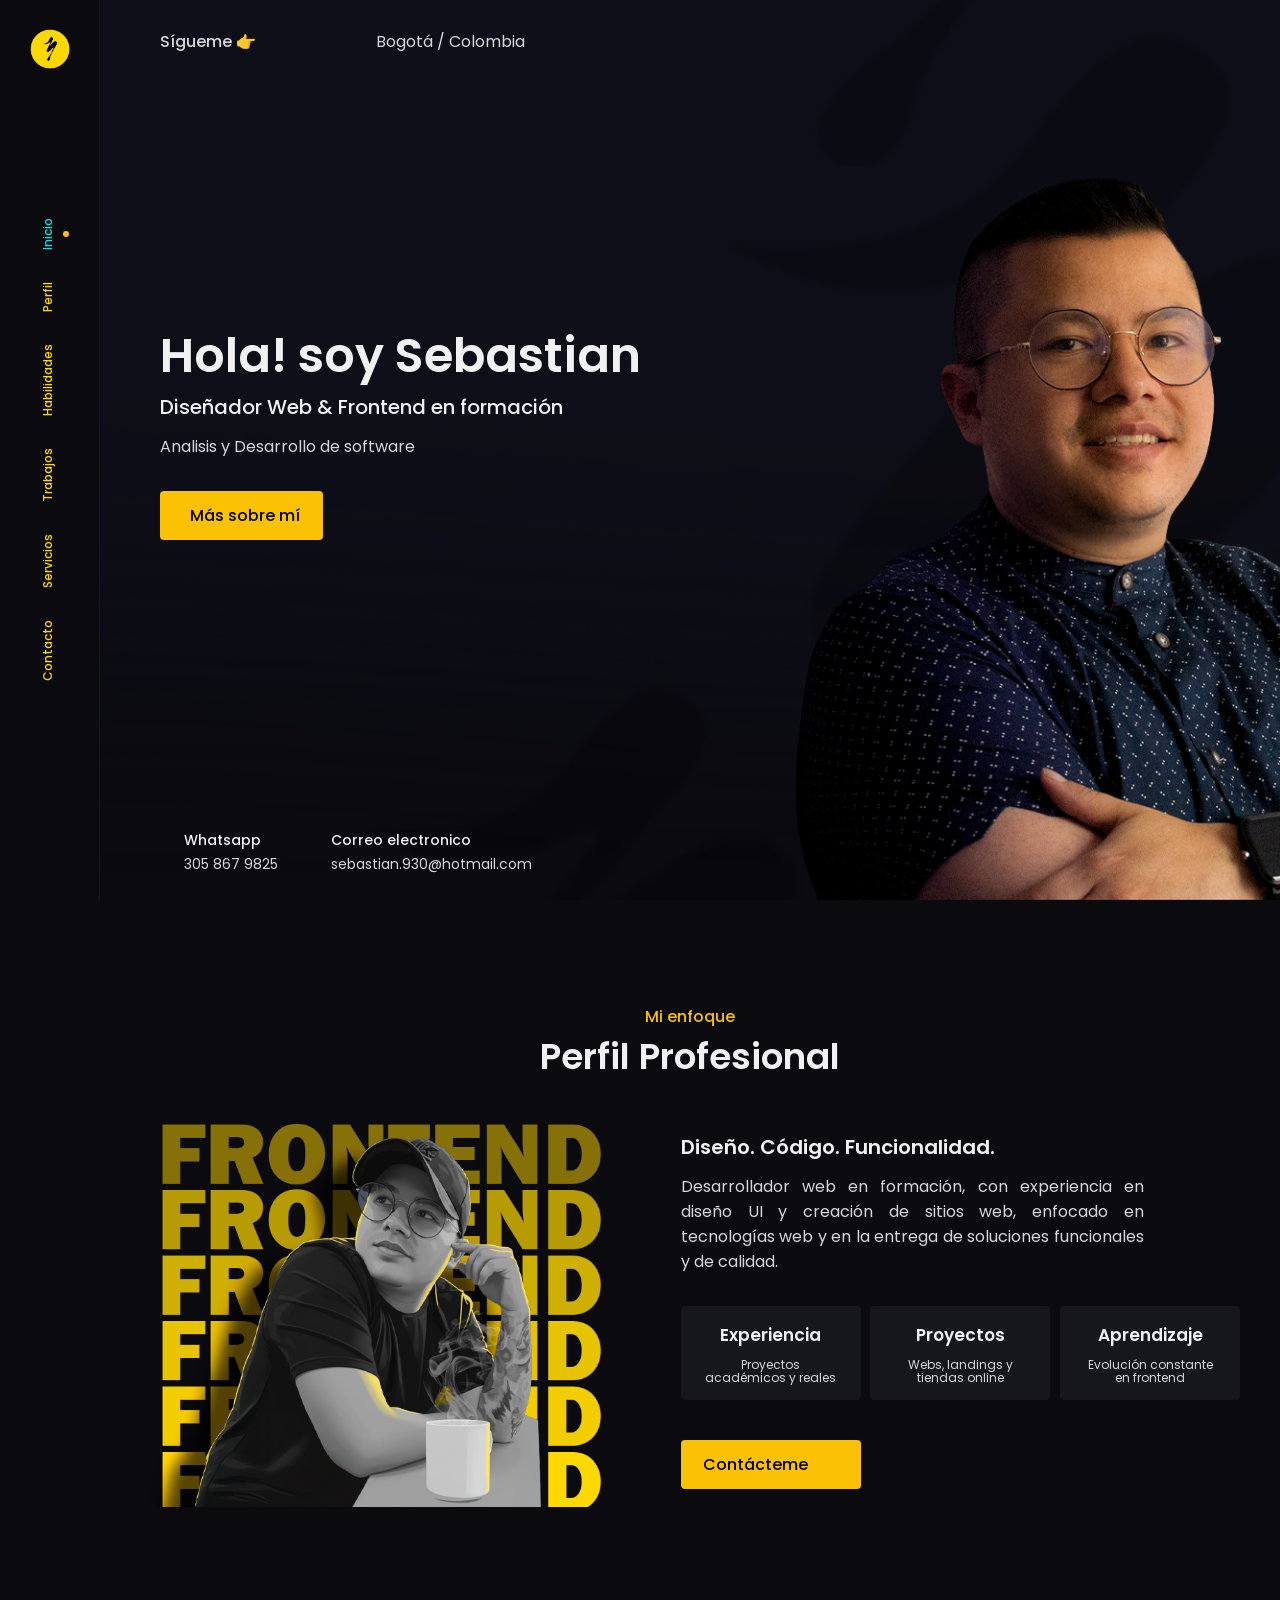
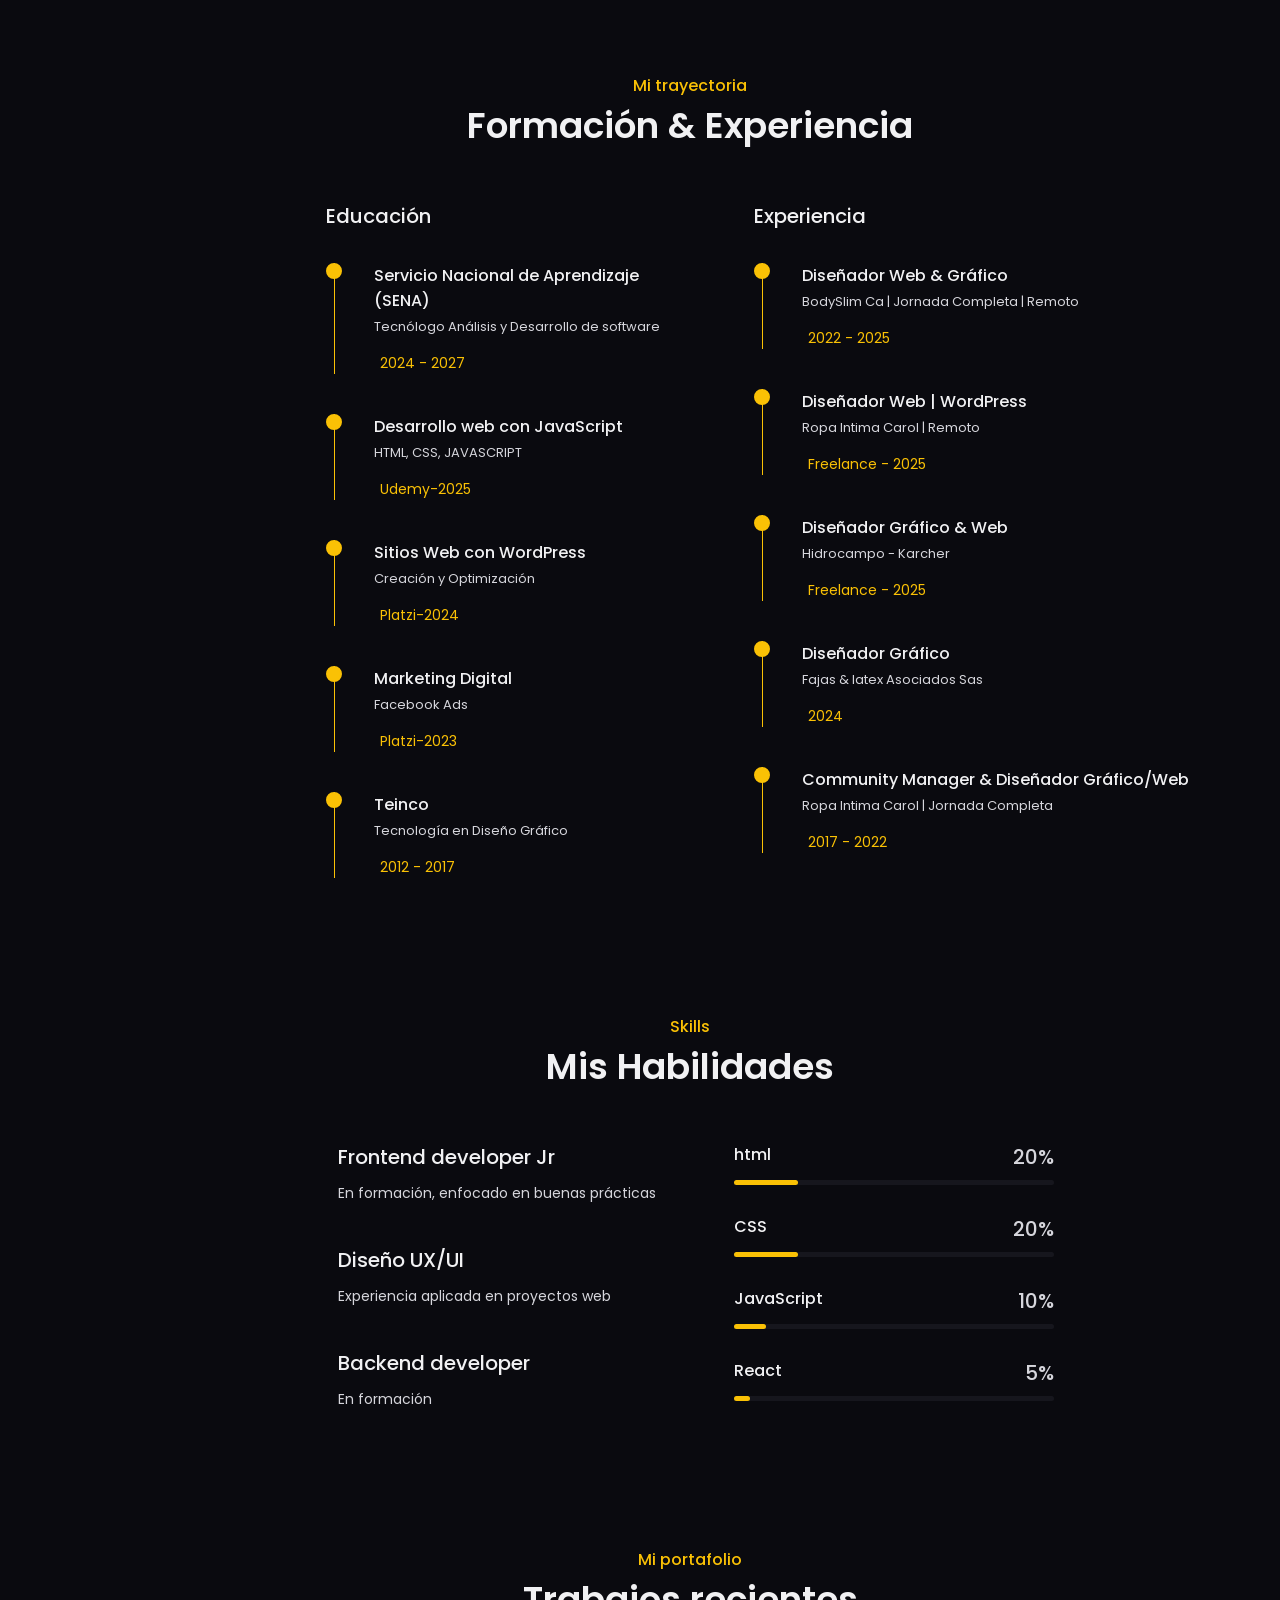
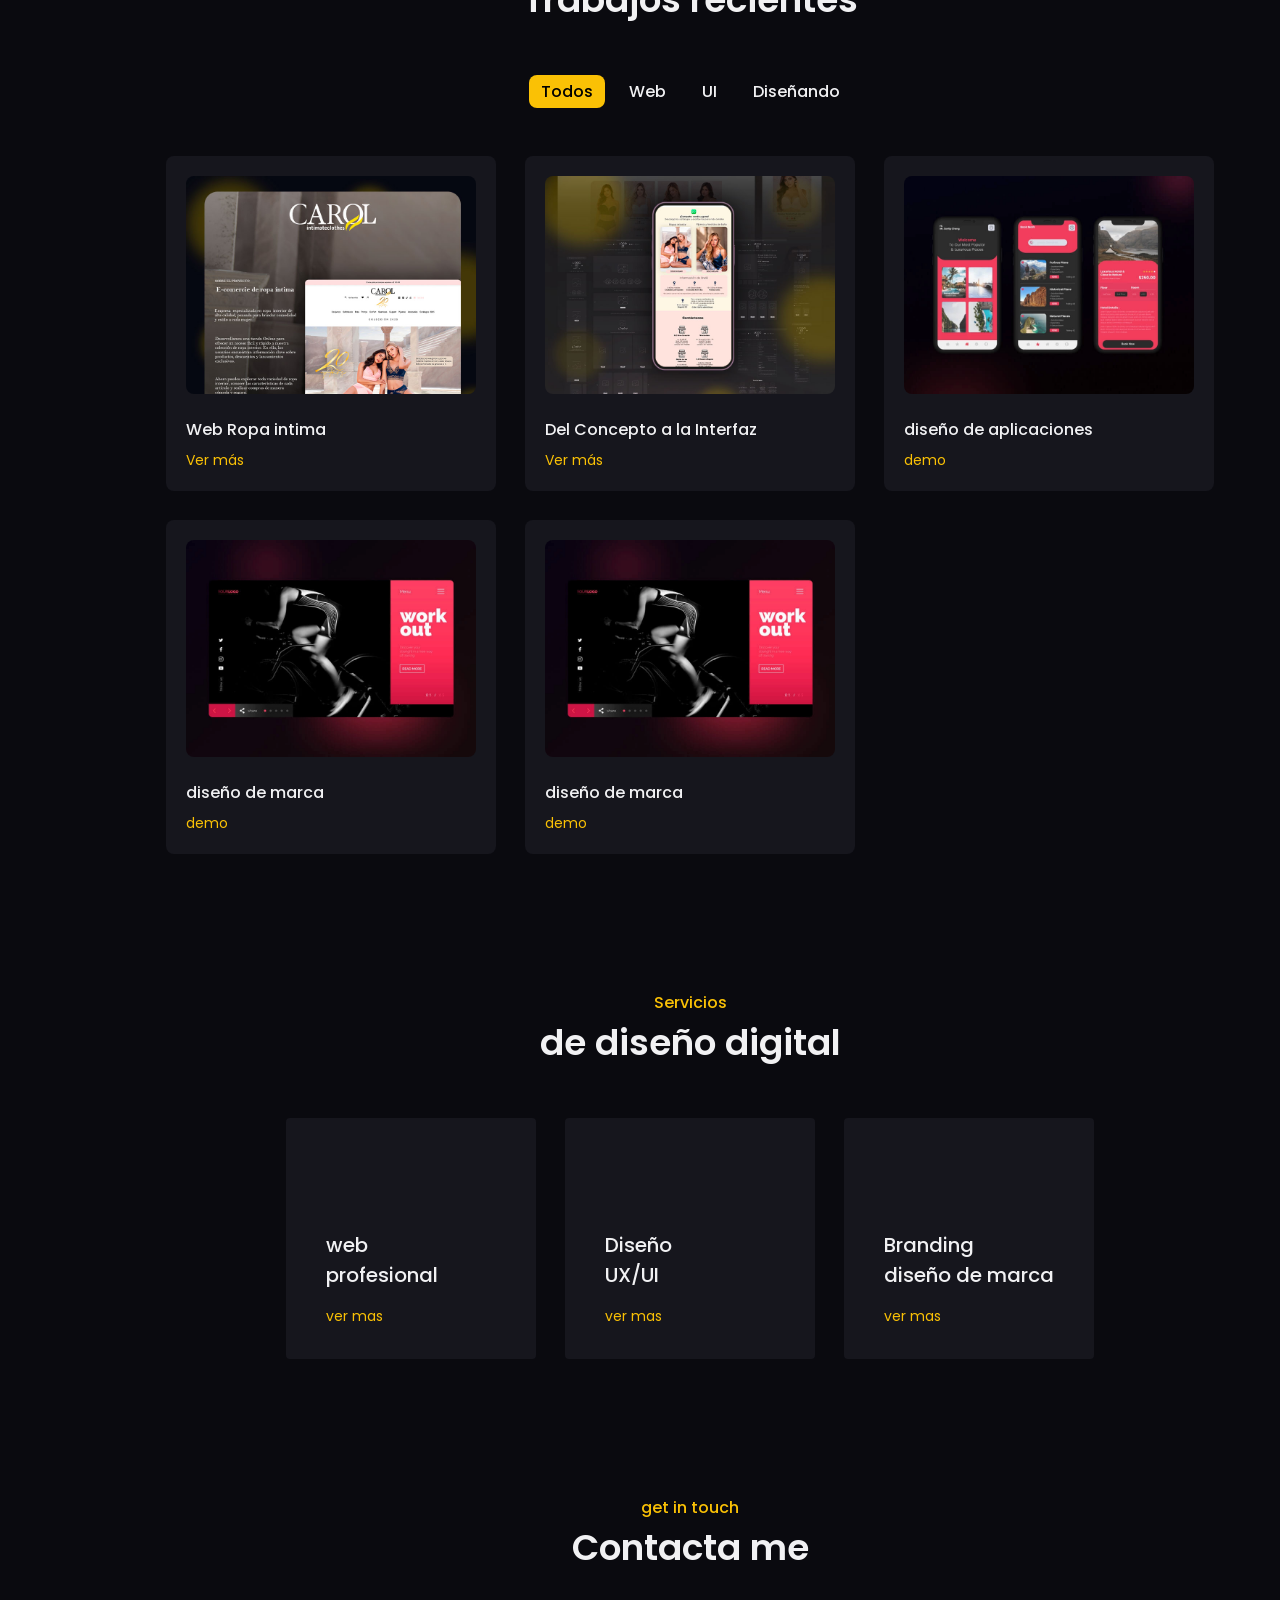
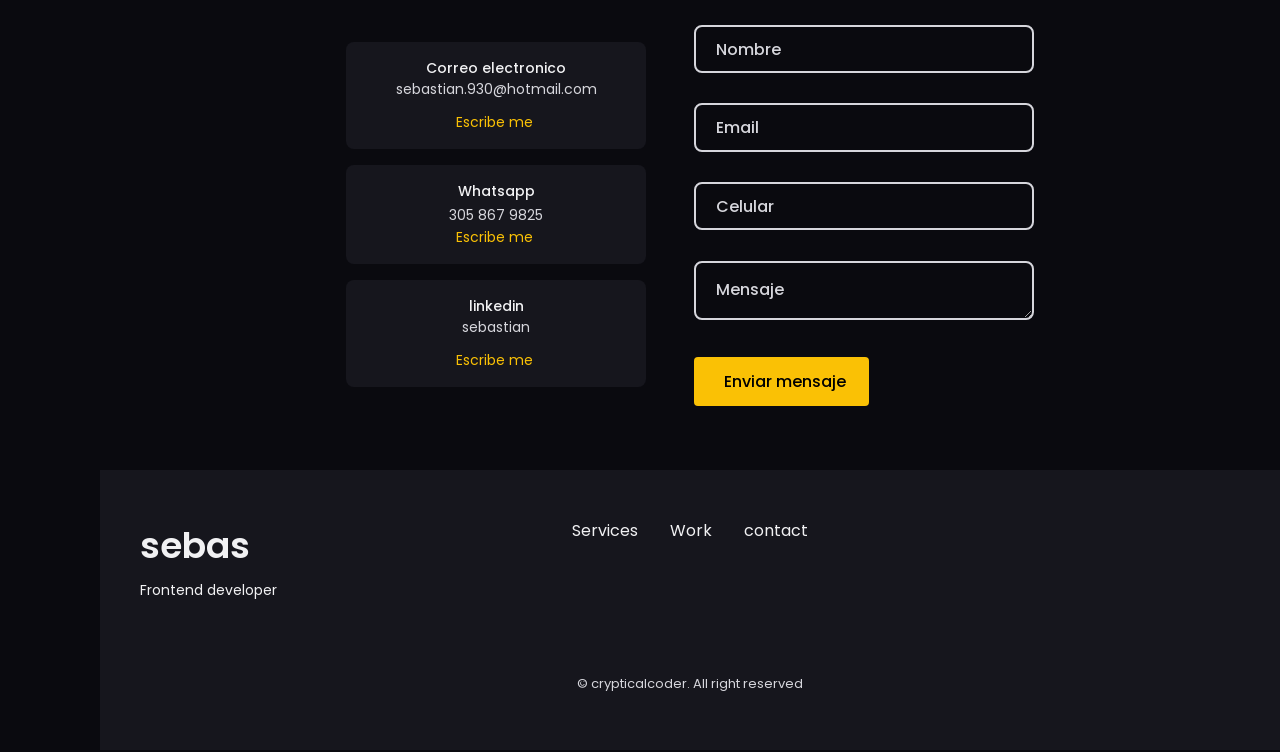
<file: index.html>
<!DOCTYPE html>
<html lang="en">

<head>
    <meta charset="UTF-8">
    <meta http-equiv="X-UA-Compatible" content="IE=edge">
    <meta name="viewport" content="width=device-width, initial-scale=1.0">
    <!--========== UNICONS ==========-->
    <link rel="stylesheet" href="https://unicons.iconscout.com/release/v4.0.0/css/line.css">


    <!--========== BOXICONS ==========-->
    <link href='https://unpkg.com/boxicons@2.1.1/css/boxicons.min.css' rel='stylesheet'>

    <!--========== SWIPER CSS ==========-->
    <link rel="stylesheet" href="swiper-bundle.min.css">

    <!--========== MAIN CSS ==========-->
    <link rel="stylesheet" href="style.css">

    <title>Portafolio Sebas</title>

    <link rel="icon" href="img/LOGO 2.png" type="image/png">
    
</head>

<body>
    <!--========== SIDEBAR ==========-->
    <div class="nav__toggle" id="nav-toggle">
        <i class="uil uil-bars"></i>
    </div>
    <aside class="sidebar" id="sidebar">
        <nav class="nav">
            <div class="nav__logo">
                <a href="index.html">
                <img src="img/LOGO 2.png" alt="">
                </a>
            </div>

            <div class="nav__menu">
                <div class="menu">
                    <ul class="nav__list">
                        <li class="nav__item">
                            <a href="#home" class="nav__link" active-link >Inicio</a>
                        </li>

                        <li class="nav__item">
                            <a href="#about" class="nav__link" >Perfil </a>

                        </li><li class="nav__item">
                            <a href="#skills" class="nav__link" >Habilidades </a>
                        </li>

                        <li class="nav__item">
                            <a href="#work" class="nav__link" >Trabajos</a>
                        </li>

                        <li class="nav__item">
                            <a href="#services" class="nav__link" >Servicios</a>
                        </li>

                        <li class="nav__item">
                            <a href="#contact" class="nav__link" >Contacto</a>
                        </li>


                    </ul>
                </div>

            </div>
            
            <div class="btn__share">
                <i class="uil uil-share-alt social___share" ></i>
            </div>

            <div class="nav__close"  id="nav-close" >
                <i class="uil uil-times"></i>
            </div>
            
        </nav>
    </aside>
    <!--========== MAIN ==========-->
    <main class="main">
        <!--===== Home =====-->
    <section class="home" id="home">
    
        <div class="home__container container grid">

            <div class="home__social">

                <span class="home__social-follow" >Sígueme 👉</span>

                <div class="home__social-links">

                    <a href="www.linkedin.com/in/sebastianacero-desarrolloweb" 
                    target="_blank" 
                    class="home__social-link">
                    <i class="uil uil-linkedin"></i>
                    </a>



                    <a href="https://www.facebook.com/profile.php?id=61585243079081" 
                    target="_blank" 
                    class="home__social-link">
                    <i class="uil uil-facebook-f"></i>
                    </a>

                     <a href="https://www.instagram.com/sebasssoft/" 
                    target="_blank" 
                    class="home__social-link">
                    <i class="uil uil-instagram"></i>
                    </a>

                     <a href="https://x.com/sebasssoft" 
                    target="_blank" 
                    class="home__social-link">
                    <i class="uil uil-twitter-alt"></i>
                    </a>
                </div>
                <span class="home__social-follow-location">  Bogotá / Colombia </span> 
            </div>
                <img src="img/home-img6.png" alt="" class="home__img">

                <div class="home__data">
                    <h1 class="home__title">Hola! soy Sebastian</h1>
                    <h3 class="home__subtitle">Diseñador Web & Frontend en formación</h3>
                    <p class="home__description">Analisis y Desarrollo de software</p>
                    <a href="#about" class="button"><i class="uil uil-user button__icon"></i>
                        Más sobre mí

                    </a>

                </div>

                <div>
                    <div class="my__info">

                        <div class="info__item">
                            <a href="https://wa.me/573058679825" class="info__icon">
                                <i  class="uil uil-whatsapp info__icon" ></i>
                            </a>
                            
                             
                            <div>
                                <h3 class="info__title" >Whatsapp</h3>
                                <span class="info__subtitle" >305 867 9825</span>
                                
                            </div>
                        </div>


                         <div class="info__item">
                            <a href="mailto:sebastian.930@hotmail.com" class="info__icon">
                            <i class="uil uil-envelope-edit info__icon"></i>

                            </a>
                            

                            <div>
                                <h3 class="info__title">Correo electronico</h3>
                                <span class="info__subtitle">sebastian.930@hotmail.com</span>
                            </div>
                        </div>

                         <!-- <div class="info__item">
                            <i class="uil uil-facebook-messenger info__inco"></i>

                            <div>
                                <h3 class="info__title"></h3>
                                <span class="info__subtitle"></span>
                            </div>
                        </div> -->

                    </div>
                </div>

            

        </div>
    </section>
        <!--===== About =====-->
        <section class="about section" id="about">
            <h2 data-heading="Mi enfoque"  class="section__title">Perfil Profesional </h2>

            <div class="about__container container grid" >
                <img src="img/about-img7.png" alt="" class="about__img">

                <div class="about__data">
                    <h3 class="about__heading"> Diseño. Código. Funcionalidad. </h3>
                    <p class="about__description">Desarrollador web en formación, con experiencia en diseño UI y creación de sitios web, enfocado en tecnologías web 
                        y en la entrega de soluciones funcionales y de calidad.</p>

                    <div class="about__info grid">

                        <div class="about__box">

                           <i class="uil uil-award about__icon" ></i>
                           <h3 class="about__title">Experiencia</h3>
                           <span class="about__subtitle"> Proyectos académicos y reales</span>

                        </div>

                        <div class="about__box">

                           <i class="uil uil-suitcase-alt about__icon"></i>
                           <h3 class="about__title">Proyectos</h3>
                           <span class="about__subtitle">Webs, landings y tiendas online</span>

                        </div>

                         <div class="about__box">

                           <i class="uil uil-headphones-alt about__icon"></i>
                           <h3 class="about__title">Aprendizaje</h3>
                           <span class="about__subtitle">Evolución constante en frontend</span>

                        </div>

                        <a href="#contact" class="about__button">Contácteme
                            <i class="uil uil-navigator button__icon"></i>
                        </a>
                        
                    </div>     

                </div>
 
            </div>

        </section>
        <!--===== Qualification =====-->
        <section class=" Qualification section" id="Qualification">
            <h2 data-heading="Mi trayectoria" class="section__title">Formación & Experiencia</h2>

            <div class="qualification__container container grid">
                <div class="Education">
                    <h3 class="qualification__title">
                        <i class="uil uil-graduation-cap"></i> Educación
                    </h3>
                    <div class="timeline__item">
                        <div class="circle__dot"></div>
                        <h3 class="timeline__title">Servicio Nacional de Aprendizaje (SENA)</h3>
                        <p class="timeline__text">Tecnólogo Análisis y Desarrollo de software</p>
                        <span class="timeline__date">
                            <i class="uil uil-calendar-alt"></i>
                            2024 - 2027
                        </span>
                    </div>


                    <div class="timeline__item">
                        <div class="circle__dot"></div>
                        <h3 class="timeline__title">Desarrollo web con JavaScript</h3>
                        <p class="timeline__text"> HTML, CSS, JAVASCRIPT</p>
                        <span class="timeline__date">
                            <i class="uil uil-calendar-alt"></i>
                            Udemy-2025
                        </span>
                    </div>


                    <div class="timeline__item">
                        <div class="circle__dot"></div>
                        <h3 class="timeline__title">Sitios Web con WordPress</h3>
                        <p class="timeline__text">Creación y Optimización</p>
                        <span class="timeline__date">
                            <i class="uil uil-calendar-alt"></i>
                            Platzi-2024
                        </span>
                    </div>


                     <div class="timeline__item">
                        <div class="circle__dot"></div>
                        <h3 class="timeline__title">Marketing Digital</h3>
                        <p class="timeline__text">Facebook Ads</p>
                        <span class="timeline__date">
                            <i class="uil uil-calendar-alt"></i>
                            Platzi-2023
                        </span>
                    </div>


                    <div class="timeline__item">
                        <div class="circle__dot"></div>
                        <h3 class="timeline__title">Teinco</h3>
                        <p class="timeline__text">Tecnología en Diseño Gráfico</p>
                        <span class="timeline__date">
                            <i class="uil uil-calendar-alt"></i>
                            2012 - 2017
                        </span>
                    </div>



                </div>



             <div class="qualification__container container grid">
                <div class="experience">
                    <h3 class="qualification__title">
                        <i class="uil uil-graduation-cap"></i> Experiencia
                    </h3>
                    <div class="timeline__item">
                        <div class="circle__dot"></div>
                        <h3 class="timeline__title">Diseñador Web & Gráfico</h3>
                        <p class="timeline__text">BodySlim Ca | Jornada Completa | Remoto</p>
                        <span class="timeline__date">
                            <i class="uil uil-calendar-alt"></i>
                            2022 - 2025
                        </span>
                    </div>


                    <div class="timeline__item">
                        <div class="circle__dot"></div>
                        <h3 class="timeline__title">Diseñador Web | WordPress</h3>
                        <p class="timeline__text"> Ropa Intima Carol | Remoto</p>
                        <span class="timeline__date">
                            <i class="uil uil-calendar-alt"></i>
                            Freelance - 2025
                        </span>
                    </div>


                    <div class="timeline__item">
                        <div class="circle__dot"></div>
                        <h3 class="timeline__title">Diseñador Gráfico & Web</h3>
                        <p class="timeline__text">Hidrocampo - Karcher</p>
                        <span class="timeline__date">
                            <i class="uil uil-calendar-alt"></i>
                            Freelance - 2025
                        </span>
                    </div>


                     <div class="timeline__item">
                        <div class="circle__dot"></div>
                        <h3 class="timeline__title">Diseñador Gráfico </h3>
                        <p class="timeline__text">Fajas & latex Asociados Sas</p>
                        <span class="timeline__date">
                            <i class="uil uil-calendar-alt"></i>
                            2024
                        </span>
                    </div>


                    <div class="timeline__item">
                        <div class="circle__dot"></div>
                        <h3 class="timeline__title">Community Manager & Diseñador Gráfico/Web </h3>
                        <p class="timeline__text">Ropa Intima Carol | Jornada Completa </p>
                        <span class="timeline__date">
                            <i class="uil uil-calendar-alt"></i>
                            2017 - 2022
                        </span>
                    </div>



                </div>

            </div>


        </section>
        
        <!--===== Skills =====-->
        <section class="skills section" id="skills">
            <h2 data-heading="Skills" class="section__title">Mis Habilidades</h2>

            <div class="skills__container container grid">
                <div class="skills__tabs">
                 
                    <div class="skills__header skills__active" data-target="#frontend">
                        <i class="uil uil-brackets-curly skills__icon"></i>
                    

                        <div>
                          <h1 class="skills__title">Frontend developer Jr</h1>
                          <span class="skills__subtitle">En formación, enfocado en buenas prácticas</span>
                          
                        </div>
                         <i class="uil uil-angle-down skills__arrow"></i>

                 </div>


                 <div class="skills__header" data-target="#desing">
                        <i class="uil uil-swatchbook skills__icon"></i>
                    

                        <div>
                          <h1 class="skills__title">Diseño UX/UI</h1>
                          <span class="skills__subtitle">Experiencia aplicada en proyectos web</span>
                          
                        </div>
                         <i class="uil uil-angle-down skills__arrow"></i>

                 </div>


                 <div class="skills__header" data-target="#bakend">
                        <i class="uil uil-server-network-alt skills__icon"></i>
                    

                        <div>
                          <h1 class="skills__title">Backend developer</h1>
                          <span class="skills__subtitle">En formación</span>
                         
                        </div>
                         <i class="uil uil-angle-down skills__arrow"></i>

                 </div>
             </div>

        <div class="skills__content">
            <div class="skills__group skills__active" data-content id="frontend">
                <div class="skills__list grid">
                    <div class="skills__data">

                        <div class="skills__title">
                            <h3 class="skills__name">html</h3>
                            <span class="skills__number">20%</span>
                        </div>

                        <div class="skills__bar">
                            <span class="skills__percentage" style="width: 20%;"></span>
                        </div>

                    </div>


                    <div class="skills__data">

                        <div class="skills__title">
                            <h3 class="skills__name">CSS</h3>
                            <span class="skills__number">20%</span>
                        </div>

                        <div class="skills__bar">
                            <span class="skills__percentage" style="width: 20%;"></span>
                        </div>
                        
                    </div>


                    <div class="skills__data">

                        <div class="skills__title">
                            <h3 class="skills__name">JavaScript</h3>
                            <span class="skills__number">10%</span>
                        </div>

                        <div class="skills__bar">
                            <span class="skills__percentage" style="width: 10%;"></span>
                        </div>
                        
                    </div>


                    <div class="skills__data">

                        <div class="skills__title">
                            <h3 class="skills__name">React</h3>
                            <span class="skills__number">5%</span>
                        </div>

                        <div class="skills__bar">
                            <span class="skills__percentage" style="width: 5%;"></span>
                        </div>
                        
                    </div>



                </div>
            </div>

             <div class="skills__group " data-content id="desing">
                <div class="skills__list grid">
                    <div class="skills__data">

                        <div class="skills__title">
                            <h3 class="skills__name">Figma</h3>
                            <span class="skills__number">50%</span>
                        </div>

                        <div class="skills__bar">
                            <span class="skills__percentage" style="width: 50%;"></span>
                        </div>

                    </div>


                    <div class="skills__data">

                        <div class="skills__title">
                            <h3 class="skills__name">XD</h3>
                            <span class="skills__number">50%</span>
                        </div>

                        <div class="skills__bar">
                            <span class="skills__percentage" style="width: 50%;"></span>
                        </div>
                        
                    </div>


                    <div class="skills__data">

                        <div class="skills__title">
                            <h3 class="skills__name">Photoshop</h3>
                            <span class="skills__number">80%</span>
                        </div>

                        <div class="skills__bar">
                            <span class="skills__percentage" style="width: 80%;"></span>
                        </div>
                        
                    </div>

                    <div class="skills__data">

                        <div class="skills__title">
                            <h3 class="skills__name">Premiere Pro</h3>
                            <span class="skills__number">60%</span>
                        </div>

                        <div class="skills__bar">
                            <span class="skills__percentage" style="width: 60%;"></span>
                        </div>
                        
                    </div>



                </div>
            </div>

            <div class="skills__group " data-content id="bakend">
                <div class="skills__list grid">
                    <div class="skills__data">

                        <div class="skills__title">
                            <h3 class="skills__name">Python</h3>
                            <span class="skills__number">5%</span>
                        </div>

                        <div class="skills__bar">
                            <span class="skills__percentage" style="width: 5%;"></span>
                        </div>

                    </div>


                    <div class="skills__data">

                        <div class="skills__title">
                            <h3 class="skills__name">mysql</h3>
                            <span class="skills__number">5%</span>
                        </div>

                        <div class="skills__bar">
                            <span class="skills__percentage" style="width: 5%;"></span>
                        </div>
                        
                    </div>


                    <div class="skills__data">

                        <div class="skills__title">
                            <h3 class="skills__name">Supabase</h3>
                            <span class="skills__number">10%</span>
                        </div>

                        <div class="skills__bar">
                            <span class="skills__percentage" style="width: 10%;"></span>
                        </div>
                        
                    </div>



                </div>
            </div>


        </div>

            </div>

        </section>
        
        <!--===== Work =====-->
        <section class="work section" id="work">
            <h2 data-heading="Mi portafolio" class="section__title">Trabajos recientes</h2>

            <div class="work__filters">
                <span class="work__item active-work" data-filter="all">Todos</span>
                <span class="work__item " data-filter=".web">Web</span>
                <span class="work__item "data-filter=".UI">UI</span>
                <span class="work__item "data-filter=".Diseño gráfico">Diseñando</span>

            </div>
            <div class="work__container container grid">

            <div class="work__card mix web">
                <img src="img/work-1-1.jpg" alt="" class="work__img">
                <h3 class="work__title">Web Ropa intima</h3>
                <spam class="work__button">Ver más
                    <i class="uil uil-arrow-right work__button-icon"></i>
                </spam>

                <div class="portafolio__item-details">
                    <h3 class="portafolio__title">E-commerce</h3>
                    <p class="details__description">Desarrollamos una tienda online para ofrecer un acceso fácil y rápido a nuestra colección de ropa interior. 
                        En ella, los usuarios encuentran información clave sobre productos, descuentos y lanzamientos exclusivos.</p>
                    <ul class="details__info">
                        <li>Creada - <span>2025</span></li>
                        <li>Tecnología -<span>WordPress </span></li>
                        <li>Role - <span>Frontend</span></li>
                        <li>Ver más - <span> <a href="carol.html">description</a></span></li>
                    </ul>
                </div>
            </div>

            <div class="work__card mix UI">
                <img src="img/work-carol-1-ui.jpg" alt="" class="work__img">
                <h3 class="work__title">Del Concepto a la Interfaz</h3>
                <spam class="work__button">Ver más
                    <i class="uil uil-arrow-right work__button-icon"></i>
                </spam>

                <div class="portafolio__item-details">
                    <h3 class="portafolio__title">Diseño UI para lencería</h3>
                    <p class="details__description">La tarea de crear una tienda digital para Ropa Íntima Carol consistió en desarrollar una plataforma intuitiva
                         que destacara las diversas categorías de productos, incluyendo ropa interior, pijamas, lencería y accesorios, simplificando el proceso de compra y navegación para nuestros clientes.</p>
                    <ul class="details__info">
                        <li>Creada - <span> 2025</span></li>
                        <li>Tecnologia - <span>Figma</span></li>
                        <li>Role - <span>Frontend</span></li>
                        <li>Ver más - <span> <a href="carol.html">description</a></span></li>
                    </ul>
                </div>
            </div>


            <div class="work__card mix web">
                <img src="img/work-3.webp" alt="" class="work__img">
                <h3 class="work__title">diseño de aplicaciones</h3>
                <spam class="work__button">demo
                    <i class="uil uil-arrow-right work__button-icon"></i>
                </spam>

                <div class="portafolio__item-details">
                    <h3 class="portafolio__title">Diseño y servicios de landing pages para aplicaciones móviles</h3>
                    <p class="details__description">Lorem ipsum dolor sit amet consectetur adipisicing elit. Eos tempora quo illum, architecto obcaecati laboriosam amet mollitia non facere porro quas quos ut vel ipsum dicta impedit atque rerum illo.</p>
                    <ul class="details__info">
                        <li>Created - <span>4 dec 2020</span></li>
                        <li>Technologies <span>htmk css</span></li>
                        <li>Role - <span>Frontend</span></li>
                        <li>view - <span> <a href="#"> www.dominio.como</a></span></li>
                    </ul>
                </div>
            </div>

            <div class="work__card mix Diseño gráfico">
                <img src="img/work-4.webp" alt="" class="work__img">
                <h3 class="work__title">diseño de marca</h3>
                <spam class="work__button">demo
                    <i class="uil uil-arrow-right work__button-icon"></i>
                </spam>

                <div class="portafolio__item-details">
                    <h3 class="portafolio__title">diseño para tecnología y servicios</h3>
                    <p class="details__description">Lorem ipsum dolor sit amet consectetur adipisicing elit. Eos tempora quo illum, architecto obcaecati laboriosam amet mollitia non facere porro quas quos ut vel ipsum dicta impedit atque rerum illo.</p>
                    <ul class="details__info">
                        <li>Created - <span>4 dec 2020</span></li>
                        <li>Technologies <span>htmk css</span></li>
                        <li>Role - <span>Frontend</span></li>
                        <li>view - <span> <a href="#"> www.dominio.como</a></span></li>
                    </ul>
                </div>
            </div>


            <div class="work__card mix Diseño gráfico">
                <img src="img/work-4.webp" alt="" class="work__img">
                <h3 class="work__title">diseño de marca</h3>
                <spam class="work__button">demo
                    <i class="uil uil-arrow-right work__button-icon"></i>
                </spam>

                <div class="portafolio__item-details">
                    <h3 class="portafolio__title">diseño para tecnología y servicios</h3>
                    <p class="details__description">Lorem ipsum dolor sit amet consectetur adipisicing elit. Eos tempora quo illum, architecto obcaecati laboriosam amet mollitia non facere porro quas quos ut vel ipsum dicta impedit atque rerum illo.</p>
                    <ul class="details__info">
                        <li>Created - <span>4 dec 2020</span></li>
                        <li>Technologies <span>htmk css</span></li>
                        <li>Role - <span>Frontend</span></li>
                        <li>view - <span> <a href="#"> www.dominio.como</a></span></li>
                    </ul>
                </div>
            </div>


            </div>


        </section>
        
        <!-- Portfolio Popup -->
         <div class="portfolio__popup">
            <div class="portfolio__popup-inner">
            <div class="portfolio__popup-content grid">
                <span class="portfolio__popup-close"><i class="uil uil-times"></i></span>
                <div class="pp__thumbnail">
                    <img src="img/work-2.webp" alt="" class="portfolio__popup-img">
                </div>
                <div class="portfolio__popup-info">
                    <div class="portfolio__popup-subtitle">Nota - <span>desing</span></div>
                    <div class="portfolio__popup-body">
                      <h3 class="details__title">diseño para tecnología y servicios</h3>
                    <p class="details__description">Lorem ipsum dolor sit amet consectetur adipisicing elit. Eos tempora quo illum, architecto obcaecati laboriosam amet mollitia non facere porro quas quos ut vel ipsum dicta impedit atque rerum illo.</p>
                    <ul class="details__info">
                        <li>Created - <span>4 dec 2020</span></li>
                        <li>Technologies <span>htmk css</span></li>
                        <li>Role - <span>Frontend</span></li>
                        <li>view - <span> <a href="#"> www.dominio.como</a></span></li>
                    </ul>  
                    </div>
            </div>
                </div>
            </div>
         </div>
        
        <!--===== Services =====-->
        <section class="Services section" id="services">
            <h2 data-heading="Servicios"  class="section__title"> de diseño digital</h2>

            <div class="services__container container grid">

                <div class="services__content">
                    <div>
                        <i class="uil uil-web-grid services__icon"></i>
                        <h3 class="services__title">web <br>profesional</h3>
                    </div>

                    <span class="services__button">
                        ver mas <i class="uil uil-arrow-right services__button-icon"></i>
                    </span>

                    <div class="services__modal">
                        <div class="services__modal-content">
                            <i class="uil uil-times services__modal-close"></i>

                            <h3 class="services__modal-title">Web profesional</h3>
                            <p class="services__modal-description">Desarrollo sitios web funcionales, modernos y optimizados para ofrecer una experiencia clara y efectiva a tus usuarios.</p>

                            <ul class="services__modal-services grid">
                                <li class="services__modal-service">
                                    <i class="uil uil-check-circle services__modal-icon"></i>
                                    <p class="services__modal-info">Diseño interfaces de usuario claras</p>
                                </li>

                                 <li class="services__modal-service">
                                    <i class="uil uil-check-circle services__modal-icon"></i>
                                    <p class="services__modal-info">Desarrollo páginas web responsivas.</p>
                                </li>

                                 <li class="services__modal-service">
                                    <i class="uil uil-check-circle services__modal-icon"></i>
                                    <p class="services__modal-info">Creo interacciones UX intuitivas.</p>
                                </li>

                                 <li class="services__modal-service">
                                    <i class="uil uil-check-circle services__modal-icon"></i>
                                    <p class="services__modal-info">Refuerzo la presencia digital de tu marca</p>
                                </li>

                                <li class="services__modal-service">
                                    <i class="uil uil-check-circle services__modal-icon"></i>
                                    <p class="services__modal-info">Diseño maquetas y prototipos digitales.</p>
                                </li>

                            </ul>

                        </div>
                    </div>



                </div>
            

            
                <div class="services__content">
                    <div>
                        <i class="uil uil-arrow services__icon"></i>
                        <h3 class="services__title">Diseño<br>UX/UI</h3>
                    </div>
                    <span class="services__button">
                        ver mas <i class="uil uil-arrow-right services__button-icon"></i>

                    </span>
                    
                    <div class="services__modal">
                        <div class="services__modal-content">
                            <i class="uil uil-times services__modal-close"></i>

                            <h3 class="services__modal-title">Diseño UX/UI centrado en el usuario</h3>
                            <p class="services__modal-description">Creo experiencias digitales claras, intuitivas y alineadas con las necesidades de tus usuarios.</p>

                            <ul class="services__modal-services grid">
                                <li class="services__modal-service">
                                    <i class="uil uil-check-circle services__modal-icon"></i>
                                    <p class="services__modal-info">Diseño flujos de usuario simples y efectivos.</p>
                                </li>

                                 <li class="services__modal-service">
                                    <i class="uil uil-check-circle services__modal-icon"></i>
                                    <p class="services__modal-info">Organizo la información para que sea fácil de encontrar.</p>
                                </li>

                                 <li class="services__modal-service">
                                    <i class="uil uil-check-circle services__modal-icon"></i>
                                    <p class="services__modal-info">Creo interfaces limpias y coherentes con tu marca.</p>
                                </li>

                                 <li class="services__modal-service">
                                    <i class="uil uil-check-circle services__modal-icon"></i>
                                    <p class="services__modal-info">Optimizo la experiencia en móvil y escritorio.</p>
                                </li>

                                <li class="services__modal-service">
                                    <i class="uil uil-check-circle services__modal-icon"></i>
                                    <p class="services__modal-info">Valido decisiones de diseño con pruebas y feedback.</p>
                                </li>

                            </ul>

                        </div>
                    </div>


                </div>
            

            
                <div class="services__content">
                    <div>
                        <i class="uil uil-edit services__icon"></i>
                        <h3 class="services__title">Branding <br> diseño de marca</h3>
                    </div>
                    <span class="services__button">
                        ver mas <i class="uil uil-arrow-right services__button-icon"></i>
                    </span>

                     <div class="services__modal">
                        <div class="services__modal-content">
                            <i class="uil uil-times services__modal-close"></i>

                            <h3 class="services__modal-title">Branding y diseño de marca</h3>
                            <p class="services__modal-description">Construyo identidades de marca coherentes, memorables y alineadas con la visión de tu negocio.</p>

                            <ul class="services__modal-services grid">
                                <li class="services__modal-service">
                                    <i class="uil uil-check-circle services__modal-icon"></i>
                                    <p class="services__modal-info">Defino la personalidad y el tono de tu marca.</p>
                                </li>

                                 <li class="services__modal-service">
                                    <i class="uil uil-check-circle services__modal-icon"></i>
                                    <p class="services__modal-info">Diseño logotipo y sistema visual coherente.</p>
                                </li>

                                 <li class="services__modal-service">
                                    <i class="uil uil-check-circle services__modal-icon"></i>
                                    <p class="services__modal-info">Creo paletas de color y tipografías distintivas.</p>
                                </li>

                                 <li class="services__modal-service">
                                    <i class="uil uil-check-circle services__modal-icon"></i>
                                    <p class="services__modal-info">Unifico la marca en web, redes y piezas gráficas.</p>
                                </li>

                                <li class="services__modal-service">
                                    <i class="uil uil-check-circle services__modal-icon"></i>
                                    <p class="services__modal-info">Desarrollo materiales visuales listos para comunicar.</p>
                                </li>

                            </ul>

                        </div>
                    </div>


                </div>
                </div>
            </div>    

        </section>


        
        <!--===== Testimonials =====-->
        
        <!--===== Contact =====-->
        <section class="contact section" id="contact">
            <h2 data-heading="get in touch"  class="section__title">Contacta me</h2>

            <div class="contact__container container grid">
              <div class="contact__content">
                <div class="contact__info">

                    
                    <div class="contact__card">
                        <i class="uil uil-envelope-edit contact__card-icon"></i>
                        <h3 class="contact__card-title">Correo electronico</h3>
                        <span class="contact__card-data">sebastian.930@hotmail.com</span>

                          <span class="contact__button">
                        Escribe me <i class="uil uil-arrow-right contact__button-icon"></i>
                        </span>
                    </div>

                    <div class="contact__card">
                        <i class="uil uil-whatsapp contact__card-icon"></i>
                        <h3 class="info__title" >Whatsapp</h3>
                        <span class="info__subtitle" >305 867 9825</span>

                          <span class="contact__button">
                        Escribe me <i class="uil uil-arrow-right contact__button-icon"></i>
                        </span>
                    </div>


                    <div class="contact__card">
                        <i class="uil uil-linkedin contact__card-icon"></i>
                        <h3 class="contact__card-title">linkedin</h3>
                        <span class="contact__card-data">sebastian</span>

                          <span class="contact__button">
                        Escribe me <i class="uil uil-arrow-right contact__button-icon"></i>
                        </span>
                    </div>

                </div>
            </div>

            <div class="contact__content">
                <form action="" class="contact__form">
                    <div class="input__container">
                        <input type="text" class="input">
                        <label for="">Nombre</label>
                        <span>Nombre</span>
                    </div>


                    <div class="input__container">
                        <input type="email" class="input">
                        <label for="">Email</label>
                        <span>Email</span>
                    </div>


                    <div class="input__container">
                        <input type="text" class="input">
                        <label for="">Celular</label>
                        <span>Celular</span>
                    </div>


                        <div class="input__container textarea">
                        <textarea name="" id="" class="input"></textarea>
                        <label for="">Mensaje</label>
                        <span>mensaje</span> 
                    </div>
                    <button type="submit" class="button"><i class="uil uil-user button__icon"></i>
                        Enviar mensaje
                    </button>
                    
                </form>
            </div>
        </div>


        </section>
        
        <!--===== FOOTER =====-->
        <footer class="footer">
            <div class="footer__bg">
                <div class="footer__container container grid">
                    <div>
                        <h1 class="footer__title">sebas</h1>
                        <span class="footer__subtitle">Frontend developer</span>
                    </div>
                    <ul class="footer__links">
                        <li>
                            <a href="#services" class="footer__link">Services</a>
                        </li>

                        <li>
                            <a href="#work" class="footer__link">Work</a>
                        </li>

                        <li>
                            <a href="#contact" class="footer__link">contact</a>
                        </li>
                    </ul>
                    <div class="footer__socials">
                         <a href="www.linkedin.com/in/juan-sebastián-acero-sepúlveda-719a37170" 
                    target="_blank" 
                    class="footer__social">
                    <i class="uil uil-linkedin"></i>
                    </a>



                    <a href="https://www.facebook.com/profile.php?id=61585243079081" 
                    target="_blank" 
                    class="footer__social">
                    <i class="uil uil-facebook-f"></i>
                    </a>

                     <a href="https://www.instagram.com/sebasssoft/" 
                    target="_blank" 
                    class="footer__social">
                    <i class="uil uil-instagram"></i>
                    </a>

                     <a href="https://x.com/sebasssoft" 
                    target="_blank" 
                    class="footer__social">
                    <i class="uil uil-twitter-alt"></i>
                    </a>
                    </div>
                </div>

                <p class="footer__copy">&#169; crypticalcoder. All right reserved</p>
            </div>
        </footer>
        
    </main>

    <!--========== SCROLL UP ==========-->
    

    <!--========== MIXITUP FILTER ==========-->
    <script src="assets/js/mixitup.min.js"></script>

    <!--========== SWIPER JS ==========-->
    <script src="assets/js/swiper-bundle.min.js"></script>

    <!--========== MAIN JS ==========-->
    <script src="assets/js/main.js"></script>
</body>

</html>
</file>
<file: style.css>
/*=============== GOOGLE FONTS ===============*/
@import url('https://fonts.googleapis.com/css2?family=Poppins:wght@300;400;500;600&display=swap');

/*=============== VARIABLES CSS ===============*/
:root {
    /*===== Colors =====*/
    --hue-color:242;

    /* HSL Color Mode */
    --skin-color: hsl(342, 92%, 46%);
    --title-color: hsl(var(--hue-color), 8%, 95%);
    --text-color: hsl(var(--hue-color), 8%, 85%);
    --body-color: hsl(var(--hue-color), 19%, 5%);
    --box-color: hsl(var(--hue-color), 14%, 10%);
    --scroll-bar-color: hsl(var(--hue-color), 12%, 38%);
    --scroll-thumb-color: hsl(var(--hue-color), 12%, 26%);
     --skins-color: hsl(46, 96%, 50%);
    

    /*===== Font and Typography =====*/
    --body-font: 'Poppins', sans-serif;

    /* .5rem = 8px, 1rem = 16px, 1.5rem = 24px ... */
    --biggest-font-size: 3rem;
    --h1-font-size: 2.25rem;
    --h2-font-size: 1.5rem;
    --h3-font-size: 1.25rem;
    --normal-font-size: 1rem;
    --small-font-size: .875rem;
    --smaller-font-size: .813rem;

    /*===== Font Weight =====*/
    --font-medium: 500;
    --font-bold: 600;

    /*===== Margenes Bottom =====*/
    --mb-0-25: .25rem;
    --mb-0-5: .5rem;
    --mb-0-75: .75rem;
    --mb-1: 1rem;
    --mb-1-5: 1.5rem;
    --mb-2: 2rem;
    --mb-2-5: 2.5rem;
    --mb-3: 3rem;

    /*===== Z Index =====*/
    --z-fixed: 10;
    --z-modal: 100;
}

/* Responsive Typography */
@media screen and (max-width: 1024px) {
    :root {
        --biggest-font-size: 2rem;
        --h1-font-size: 1.5rem;
        --h2-font-size: 1.25rem;
        --h3-font-size: 1.125rem;
        --normal-font-size: .938rem;
        --small-font-size: .813rem;
        --smaller-font-size: .75rem;
    }
}

/*=============== BASE ===============*/
*{
    margin: 0;
    padding: 0;
    box-sizing: border-box;
}
html{
    scroll-behavior: smooth;
}
body,
button,
input{
    font-family: var(--body-font);
    font-size: var(--normal-font-size);
}
body{
    background-color: var(--body-color);
    color: var(--text-color);
}
h1, h2, h3{
    color: var(--title-color);
    font-weight: var(--font-bold);
}
ul{
    list-style: none;
}
a{
    text-decoration: none;
}

img{
    max-width: 100%;
    height:auto;
}
button{
    cursor: pointer;
}
button, input{
    border: none;
    outline: none;
}

/*=============== LAYOUT ===============*/
.container{
    max-width: 1250px;
    margin-left: auto;
    margin-right: auto;

}
.grid{
    display: grid;

}

/*=============== REUSABLE CSS CLASSES ===============*/
.section{
    padding: 6.5rem 0 2rem;

}
.section__title{
   text-align: center;
   font-size: var(--h1-font-size);
   margin-bottom: var(--mb-3); 
}
.section__title::before{
    content: attr(data-heading);
    display: block;
    font-size: var(--normal-font-size);
    font-weight: var(--font-medium);
    color: var(--skins-color);
}





/*=============== SIDEBAR ===============*/
.sidebar{
    position: fixed;
    width: 100px;
    height: 100vh;
    background-color: var(--body-color);
    border-right: 1px solid var(--box-color);
    transition:  .5s;

}
.nav__logo{
    position: absolute;
    left: 0;
    right: 0;
    top: 1.8rem;
    width: 40px;
    height: 40px;
    border-radius: 50%;
    text-align: center;
    margin: auto;
}
.nav__menu {
    position: fixed;
    transform: rotate(-90deg) translateX(-100%);
    transform-origin: left top;
    width: 100vh;
    font-size: 12px;
    


}
.menu {
    display: flex;
    
}
.nav__list {
    display: flex;
    flex-direction: row-reverse;
    margin:  -2px auto;
    
}

.nav__link{
    height: 100%;
    float: right;
    line-height: 100px;
    padding: 0 1rem ;
    color: #ffd700;
    font-weight: var(--font-medium);
    position: relative;
    transition: .4s;
    

}

.btn__share{
    position: absolute;
    bottom: 1.8rem ;
    left: 0;
    right: 0;
    text-align: center;

}
.social___share{
    font-size: 1.5rem;
    color: var(--skins-color);
}

.nav__toggle{
    height: 32px;
    width: 36px;
    cursor: pointer;
    position: fixed;
    right: 1.5rem;
    top: 2rem;
    font-size: 1.2rem;
    border-radius: .25rem;
    background-color: var(--skins-color);
    color: var(--title-color);
    display: none;
    justify-content: center;
    align-items: center;
}
.nav__close{
    font-size: 1.5rem;
    position: absolute;
    top: 1rem;
    right: 1.25rem;
    cursor: pointer;
    display: none;

}

/* Active Link */
.nav__link.active-link, .nav__link:hover{
    color: #08e0e7;
}
.nav__link.active-link::after, .nav__link:hover::after{
    position: absolute;
    content: "";
    width: 6px;
    height: 6px;
    background-color:var(--skins-color) ;
    border-radius: 50%;
    bottom: 1.8rem;
    left: 0;
    right: 0;
    margin: auto;

}

/*=============== MAIN ===============*/
.main {
    margin-left: 100px;
}
/*===== Home carol =====*/
.presentation__carol {
  display: flex;
  justify-content: center;
  padding: 120px;
  

}


.carol__mp4{
    display: flex;
    justify-content: center;
    transform: translateY(-120px);

}

.presentation__carol2 {
  display: flex;
  justify-content: center;
  padding: 120px;
  transform: translateY(-240px);

}
.about__button__carol2{
    display: flex;
    justify-content: center;
    gap: 10px;
    padding: 10px 20px;
    position: relative;
    top: -350px;
    
}

.about1__button__carol{
    display: inline-flex;
    align-items: center;
    column-gap: .5rem;
    background-color: var(--skins-color);
    color: black;
    padding:.75rem 1.4rem;
    border-radius: .25rem;
    font-weight: var(--font-medium);
    position: relative;
    z-index: 1;
    margin-top: 40px;
    

}

.about1__button__carol::after{
    position: absolute;
    content:'';
    left: 0;
    top: 0;
    width: 100%;
    height: 100%;
    background-color: #08e0e7;
    z-index: -1;
    transform-origin: center;
    transform: scale(0);
    border-radius: .25rem;
    transition: .10s;

}
.about1__button__carol:hover::after{
    transform: scale(1);
    
}
.about2__button__carol{
    display: inline-flex;
    align-items: center;
    column-gap: .5rem;
    background-color: var(--skins-color);
    color: black;
    padding:.75rem 1.4rem;
    border-radius: .25rem;
    font-weight: var(--font-medium);
    position: relative;
    z-index: 1;
    margin-top: 40px;
    

}

.about2__button__carol::after{
    position: absolute;
    content:'';
    left: 0;
    top: 0;
    width: 100%;
    height: 100%;
    background-color: #08e0e7;
    z-index: -1;
    transform-origin: center;
    transform: scale(0);
    border-radius: .25rem;
    transition: .10s;

}
.about2__button__carol:hover::after{
    transform: scale(1);
    
}


/*===== Home Section =====*/



.home {
    background: url(img/home-bg7.jpg-1.png);
    background-size: cover;
    background-position: center center;
    height: 100vh;

}

.home__social {
    position: absolute;
    top: 1.8rem;
    left: 0;
    display: flex;
    align-items: center;
    column-gap: 3.5rem;

}
.home__social-follow{
    font-weight: var(--font-medium);
    position: relative;
}
.home__social-follow::after{
    
    position: absolute;
    width: 1rem;
    height: 2px;
    background-color: var(--text-color);
    right: -45%;
    top: 50%;
}

.home__social-follow-location{
    position: relative;
    left: -40px;
}

.home__social-links{
    display: inline-flex;
    column-gap: 1rem;
    
}

.home__social-link {
    font-size: 1.08rem;
    color: var(--text-color);
    transition: .3s;
    
}

.home__social-link:hover{
    color: #ffd700;
    transform: translateY(.30rem);
}



.home__container{
    position: relative;
    height: 100%;
    align-items: center;
    transform: translateX(-00px);
    right: -20px;

}


.home__img {
    display: none;

}

.home__title  {
    font-size: var(--biggest-font-size);
}

.home__subtitle{
    font-size: var(--h3-font-size);
    font-weight: var(--font-medium);
    margin-bottom: var(--mb-0-75);


}
.home__description{
    max-width: 450px;
    margin-bottom: var(--mb-2);

}

.my__info{
    display: flex;
    column-gap: 1.8rem;
    position: absolute;
    left: 0;
    bottom: 1.8rem;

}

.home__data{
    margin-top: 200px;
}

.info__item{
    display: flex;
    align-items: center;
    transform: translateY(.30rem);
}


.info__title,
.info__subtitle{
    font-size: var(--small-font-size);
}
.info__title{
    font-weight: var(--font-medium);
}

.info__icon {
    font-size: 1.8rem;
    color: var(--skins-color);
    margin-right: var(--mb-0-75);
    transition: .4s;
   

}
.info__icon:hover{
    color: aliceblue;
    transform: translateY(.30rem);
    
    
}
 

/*===== Buttons =====*/
.button{
    display: inline-flex;
    align-items: center;
    column-gap: .5rem;
    background-color: var(--skins-color);
    color: black;
    padding:.75rem 1.4rem;
    border-radius: .25rem;
    font-weight: var(--font-medium);
    position: relative;
    z-index: 1;
    
     
}

.button::after{
    position: absolute;
    content:'';
    left: 0;
    top: 0;
    width: 100%;
    height: 100%;
    background-color: #08e0e7;
    z-index: -1;
    transform-origin: center;
    transform: scale(0);
    border-radius: .25rem;
    transition: .10s;

}

.button:hover::after{
    transform: scale(1);
    
}

.button__icon{

   font-size: 1.25rem; 
}



/*===== About Section =====*/
.about__container{
    grid-template-columns: repeat(2, 1fr);
    column-gap: 4rem;
    align-items: center;
}

.about__img{
    width: 480px;
    border-radius: 1.5rem;
    justify-self: center;
    margin-top: -50px;
    
}

.about__heading{
    font-size: var(--h3-font-size);
    margin-bottom: var(--mb-0-75);
}
.about__description{
    text-align: justify;
    padding-right: 6rem;
    margin-bottom: var(--mb-2);

}

.about__info{
    
    grid-template-columns: repeat(3, 180px);
    column-gap: .6rem;
    margin-bottom: var(--mb-3);
    
}
.about__box{
    text-align: center;
    border-radius: .25rem;
    padding: 1rem 1.25rem;
    background-color: var(--box-color);
}
.about__icon{
    font-size: 1.5rem;
    color: var(--skins-color);
    margin-bottom: var(--mb-0-75);
}

.about__title{
    font-size: 17px;
    

}
.about__subtitle{
     font-size: 12px;
     display: block;   
     margin-top: 10px;
     line-height: 1.1;
    
    
}

.about__button{
    display: inline-flex;
    align-items: center;
    column-gap: .5rem;
    background-color: var(--skins-color);
    color: black;
    padding:.75rem 1.4rem;
    border-radius: .25rem;
    font-weight: var(--font-medium);
    position: relative;
    z-index: 1;
    margin-top: 40px;

}

.about__button::after{
    position: absolute;
    content:'';
    left: 0;
    top: 0;
    width: 100%;
    height: 100%;
    background-color: #08e0e7;
    z-index: -1;
    transform-origin: center;
    transform: scale(0);
    border-radius: .25rem;
    transition: .10s;

}
.about__button:hover::after{
    transform: scale(1);
    
}




/*===== Qualification Section =====*/


.qualification__container{
    grid-template-columns: repeat(2, 340px);
    column-gap: 3rem;
    justify-content: center;
}
.experience{

   position: absolute;
     
}

.qualification__title{
    font-size: var(--h3-font-size);
    font-weight: var(--font-medium);
    margin-bottom: var(--mb-2);
}
.timeline__item {
    position: relative;
    padding-left: 3rem;
    margin-bottom: var(--mb-2-5);
}

.timeline__item:last-child{
    margin-bottom: 0;
}

.timeline__item::before{
    content: "";
    width: 1px;
    position: absolute;
    left: .48rem;
    top: 0;
    height: 100%;
    background-color: var(--skins-color);
}
.circle__dot{
    position: absolute;
    left: 0;
    top: 0;
    height: 1rem;
    width: 1rem;
    border: 2px solid var(--skins-color);
    border-radius: 50%;
    background-color: var(--skins-color);
    transition: .3s;



}
.timeline__item:hover .circle__dot{
  background-color: var(--body-color);  
}
.timeline__title{
    font-size: var(--normal-font-size);
    font-weight: var(--font-medium);
    margin-bottom: var(--mb-0-25);
}
.timeline__text{
    font-size: var(--smaller-font-size);
    margin-bottom: var(--mb-1);
}

.timeline__date{
    display: flex;
    align-items: center;
    column-gap:  .4rem;
    font-size: var(--small-font-size);
    color: var(--skins-color);
}
.section__title{
    margin-left: -0px;
   
}
    


/*===== Skills Section =====*/

.skills__container{
    grid-template-columns: 360px 320px;
    column-gap: 3rem;
    justify-content: center;
}

.skills__header{
    display: flex;
    align-items: center;
    cursor: pointer;
}
.skills__header:not(:last-child){
    margin-bottom: var(--mb-2-5);
}

.skills__icon,
.skills__arrow{
    font-size: 2rem;
    color: var(--skins-color);

}

.skills__icon{
    margin-right: var(--mb-0-75);

}

.skills__title{
    font-size: var(--h3-font-size);
    font-weight: var(--font-medium);
    
}
.skills__subtitle{
    font-size: var(--small-font-size);

}

.skills__arrow{
    margin-left: auto;
}

.skills__active .skills__arrow{
    transform: rotate(-90deg);
    transition: .3s;
}
.skills [data-content]{
    display: none;

}
.skills__active[data-content]{
    display: block;
}


.skills__list{
    row-gap: 1.8rem;
}
.skills__title{
    display: flex;
    justify-content: space-between;
    margin-bottom: var(--mb-0-5);

}

.skills__name{
    font-size: var(--normal-font-size);
    font-weight: var(--font-medium);
}

.skills__bar,
.skills__percentage {
    height: 5px;
    border-radius: .25rem;
}
.skills__bar{
    background-color: var(--box-color);
}

.skills__percentage{
    display: block;
    background-color: var(--skins-color);
}


/*===== Work Section =====*/
.work__container{
    grid-template-columns: repeat(3, 330px);
    gap: 1.8rem;
    justify-content: center;
    padding-top: 1rem;
 
}

.work__filters{
    display: flex;
    justify-content: center;
    align-items: center;
    column-gap: .75rem;
    margin-bottom: 2rem;
    margin-left: px;

}

.work__card{
    background-color: var(--box-color);
    padding: 1.25rem;
    border-radius: .5rem;
}


.work__item{
    cursor: pointer;
    color: var(--title-color);
    padding: .25rem .75rem;
    font-weight: var(--font-medium);
    border-radius:  .5rem;
}

.portafolio__item-details{
    display: none;

}
.work__img{
    border-radius: .5rem;
    margin-bottom: var(--mb-1);
}
.work__title{
    font-size: var(--normal-font-size);
    font-weight: var(--font-medium);
    margin-bottom: var(--mb-0-5);
}
.work__button{
    color: var(--skins-color);
    font-size: var(--small-font-size);
    display: flex;
    align-items: center;
    column-gap: .25rem;
    cursor: pointer;
}

.work__button-icon{
   font-size: 1rem; 
   transition: .2s;
}

.work__button:hover .work__button-icon{
    transform:translateX(.25rem) ;
}

/* Active Item Work */
.active-work{
    background-color: var(--skins-color);
    color: black;
}



/* Portfolio Popup */
.portfolio__popup{
    position: fixed;
    top: 0;
    left: 0;
    right: 0;
    bottom: 0;
    background-color: rgba(0, 0, 0, 0.5);
    display: flex;
    justify-content: center;
    align-items: center;
    padding: 0 1rem;
    opacity: 0;
    visibility: hidden;
    z-index: var(--z-modal);
    transition: .3s;
}

.portfolio__popup.open{
    opacity: 1;
    visibility: visible;
}
.portfolio__popup-inner{
    background-color: var(--box-color);
    width: 900px;
    border-radius: .5rem;
    padding: 2.5rem;
    position: relative;
}
.portfolio__popup-content{
    grid-template-columns: repeat(2, 1fr);
    align-items: center;
    column-gap: 3rem;
}
.portfolio__popup-close{
    position: absolute;
    top: 1.5rem;
    right: 1.5rem;
    font-size: 1.5rem;
    color: var(--skins-color);
    cursor: pointer;
}
.portfolio__popup-img{
    border-radius: .5rem;
}
.portfolio__popup-subtitle {
    font-size: var(--smaller-font-size);
    margin-bottom: var(--mb-0-25);
}

.details__title {
    font-size: var(--h3-font-size);
    font-weight: var(--font-medium);
    margin-bottom: var(--mb-1);

}

.details__description{
    font-size: var(--small-font-size);
    margin-bottom: var(--mb-2);

}
.details__info li  {

    margin-bottom: var(--mb-0-25);
    text-transform: capitalize;
    font-size:  var(--small-font-size);
}
.details__info li:last-child{
    margin-bottom: 0;
}

.details__info li span{
    font-weight: normal;
}

.details__info li a{
    text-transform: lowercase;
    color: var(--skins-color);

}
/*===== Services Section =====*/
.services__container{
    grid-template-columns: repeat(3, 250px);
    justify-content: center;
    column-gap: 1.8rem;
}
.services__content{
    position: relative;
    background-color: var(--box-color);
    padding: 6rem 0 2rem 2.5rem;
    border-radius: .25rem;
    

}
.services__icon{
     display: block;
     font-size: 1.8rem;
     color: var(--skins-color);
     margin-bottom: var(--mb-1);
}

.services__title{
    font-size: var(--h3-font-size);
    margin-bottom: var(--mb-1);
    font-weight: var(--font-medium);

}

.services__button{
    color: var(--skins-color);
    font-size: var(--small-font-size);
    display: flex;
    align-items: center;
    column-gap: .25rem;
    cursor: pointer;
}

.services__button-icon{
   font-size: 1rem; 
   transition: .2s;
}

.services__button:hover .services__button-icon{
    transform:translateX(.25rem) ;
}
.services__modal{
    position: fixed;
    top: 0;
    left: 0;
    right: 0;
    bottom: 0;
    background-color: rgba(0, 0, 0, 0.5);
    display: flex;
    justify-content: center;
    align-items: center;
    padding: 0 1rem;
    z-index: var(--z-modal);
    opacity: 0;
    visibility: hidden;
    transition: .3s;
}



.services__modal-content{
    width: 500px;
    position: relative;
    background-color: var(--box-color);
    padding: 4.5rem 2.5rem 2.5rem;
    border-radius: .5rem;
}

.services__modal-close{
    position: absolute;
    top: 1.5rem;
    right: 1.5rem;
    font-size: 1.5rem;
    color:var(--skins-color);
    cursor: pointer;
}

.services__modal-title,
.services__modal-description{
    text-align: center;
}

.services__modal-title{
    font-size: var(--h3-font-size);
    font-weight: var(--font-medium);
    margin-bottom: var(--mb-1);
}

.services__modal-description{
    font-size: var(--small-font-size);
    padding: 0 3.5rem;
    margin-bottom: var(--mb-2);

}

.services__modal-services{
    row-gap: var(--mb-0-75);

}

.services__modal-service{
    display: flex;
    align-items: center;
    column-gap: .5rem;
}
.services__modal-icon{
    color: var(--skins-color);
    font-size: 1.2rem;
}
.services__modal-info{
    font-size: var(--small-font-size);

}

/* Active Modal*/

.active-modal{
    opacity: 1;
    visibility: visible;
}
/*===== Testimonial Section =====*/


/* Swiper Class */


/*===== Contact Section =====*/
.contact__container{
    grid-template-columns: 300px 340px;
    column-gap: 3rem;
    justify-content: center;
    align-items: center;

}
.contact__info{
    display: grid;
    row-gap: 1rem;
}

.contact__card{
    background-color: var(--box-color); 
    padding:  1rem;
    border-radius:  .5rem;
    text-align: center;
}

.contact__card-icon{
    font-size: 1.8rem;
    color: var(--title-color);
    margin-bottom: var(--mb-0-25);
}

.contact__card-title,
.contact__card-data {
    font-size: var(--small-font-size);
}
.contact__card-title{
    font-weight: var(--font-medium);
}
.contact__card-data{
    display: block;
    margin-bottom: var(--mb-0-75);
}
.contact__button{
    color: var(--skins-color);
    font-size: var(--small-font-size);
    display: flex;
    align-items: center;
    justify-content: center;
    column-gap: .25rem;
    cursor: pointer;
}
.contact__button-icon {
    font-size: 1rem;
    transition: .3s;
}
.contact__button:hover .contact__button-icon{
    transform: translateX(.25rem);
}
 .input__container{
    position: relative;
    margin-top: .1rem;
    margin-bottom: 1.9rem;

 }
.input__container{
    position: relative;
    margin-top: .1rem;
    margin-bottom: 1.9rem;

}

.input{
    width: 100%;
    border: 2px solid var(--text-color);
    background-color: transparent;
    padding: .6rem 1.2rem;
    color: var(--title-color);
    font-weight: var(--font-medium);
    font-size: var(--font-medium);
    letter-spacing: .5px;
    outline: none;
    border-radius: .50rem;
    transition: .3s;
}

.textarea.input{
    padding: .8rem 1.2rem;
    min-height: 140px;
    border-radius: .50rem;
    resize: none;
}
.input__container label{
    position: absolute;
    top: 50%;
    left: 1rem;
    transform: translateY(-50%);
    padding: 0 .4rem;
    color: var(--text-color);
    font-size: 1rem;
    font-weight: var(--font-medium);
    pointer-events: none;
    z-index: 1000;
    transition: .5s;
}
.input__container.textarea label{
    top: 1rem;
    transform: translateY(0);
}

.input__container span{
    position: absolute;
    top: 0;
    left: 25px;
    color: transparent;
    transform: translateY(-50%);
    font-size: var(--small-font-size);
    padding: 0 .4rem;
    pointer-events: none;
    z-index: 500;
}

.input__container span::before,
.input__container span::after{
    content: "";
    position: absolute;
    width: 10%;
    height: 5px;
    opacity: 0;
    background-color: var(--body-color);
    top: 50%;
    transform: translateY(-50%);
    transition: .3s;
}

.input__container span::before{
    left: 50%;

}

.input__container span::after{
    right: 50%;

}
.input__container.focus label{
    top: 0;
    transform: translateY(-50%);
    left: 25px;
    font-size: var(--small-font-size);
}
.input__container.focus span::before,
.input__container.focus span::after{
    width: 50%;
    opacity: 1;
}
/*=============== FOOTER ===============*/
.footer{
    padding-top: 2rem;

}
.footer__container{
    grid-template-columns: repeat(3, 1fr);
    column-gap: 1.6rem;
}
.footer__bg{
    background-color: var(--box-color);
    padding: 3rem 0 3.5rem;
}
.footer__title{
    font-size:var(--h1-font-size) ;
    margin-bottom: var(--mb-0-25);

}
.footer__subtitle{
    font-size: var(--small-font-size);
}
.footer__links{
    display: flex;
    justify-self: center;
    column-gap: 2rem;
}
.footer__link:hover{
    color: var(--skins-color);
}
.footer__socials{
    justify-self: flex-end;

}
.footer__social{
    font-size: 1.25rem;
    margin-right: var(--mb-1-5);
}

.footer__social:hover{
    color: var(--skins-color);
}
.footer__copy{
    font-size: var(--smaller-font-size);
    text-align: center;
    margin-top: 4.5rem;
}
.footer__title,
.footer__subtitle,
.footer__link,
.footer__social{
    color: var(--title-color);
}
/*=============== SCROLL UP ===============*/


/* Show Scroll Up*/


/*=============== SCROLL BAR ===============*/

::-webkit-scrollbar{
    width: .60rem;
    background-color: var(--scroll-bar-color);
    border-radius: .5rem;
}

::-webkit-scrollbar-thumb{
    background-color: var(--scroll-thumb-color);
    border-radius: .5rem;
}


/*========== BREAKPOINTS ==========*/
/* For Large Devices */
@media screen and (max-width: 1408px) {
    .container{
         margin-left: var(--mb-2-5);
        margin-right: var(--mb-2-5);
    }
   
}


@media screen and (max-width: 1216px) {
    .about__container{
        column-gap: 2.5rem;

    }
    .about__description{
        padding-right: 0;
    }
    .work__container{
        grid-template-columns: repeat(2, 330px);
        gap: 2.5rem;
    }
}

@media screen and (max-width: 1024px) {
    .container{
        /* margin-left: var(--mb-1-5); */
        margin-right: var(--mb-1-5);


    }
    .sidebar {
        width: 100%;
        z-index: 999;
        transform: translateX(-100%);

        
    }
    
    .show-sidebar{
        transform: translateX(0);

    }
    .nav__logo,
    .btn__share{
        display: none;

    }
    .nav__menu{
        height: 100%;
        width: 100%;
        transform: rotate(0deg) translateX(0);
        display: flex;
        justify-content: center;

    }
    .nav__list{
        flex-direction: column;
        height: 100%;
        justify-content: center;
        align-items: center;

    }
    .nav__link{
        padding: 1rem 0;
        line-height: 1.5;
    }
    .nav__link.active-link::after, .nav__link:hover::after{
        bottom: 0;
    }
    .nav__close{
        display: block ;
    }
    .nav__toggle{
        display: flex;
    }


    .main{
        margin-left: 0;
    }

    .about__container{
        grid-template-columns: 1fr;
        row-gap: 2.5rem;
    }

    .about__img{
        width: 350px;
    }
    .about__data{
        text-align: center;
    }
    .about__info{
        justify-content: center;
    }
    .about__box{
        padding: .75rem .5rem ;
    }
    .about__button{
        position: absolut;
  right: -190;
  
    }

    .about__description{
        padding: 0 4rem;
        text-align: center;
    }
    .qualification__container{
        grid-template-columns: repeat(2, 290px);


    }
    .skills__container{
        grid-template-columns: 340px 300px;
    }
    .skills__list{
        row-gap: 1.7rem;
    }
    .work__card{
        padding: 1rem;

    }

    .work__img{
        margin-bottom: var(--mb-0-25);
    }
    .work__title{
        margin-bottom: var(--mb-0-25);
    }
    .services__container{
        grid-template-columns: repeat(3, 220px);

    }
    .portafolio__item-details{
        margin-bottom: var(--mb-1-5);
    }

    .detalis__info li{
        margin-bottom:var(--mb-0-5);
    }
    .details__title{
        margin-bottom: var(--mb-0-75);
    }
    

}

/* For Medium Devices */
@media screen and (max-width: 768px) {
    .about__img{
        width:  250px;
    }
    .qualification__container{
        grid-template-columns:  290px;
        row-gap: 3rem;
        }

    .skills__container{
        grid-template-columns: 300px;
        row-gap: 3rem;
    }
    .work__container{
        grid-template-columns: 330px;
    }
    .services__container{
        grid-template-columns: repeat(2, 1fr);
        gap: 1rem;
    }
    .services__icon{
        font-size: 1.5rem;
    }

    .contact__container{
        grid-template-columns: 360px;
        row-gap: 3rem;
    }
    .footer__container{
        grid-template-columns: repeat(2, 1fr);
        row-gap: 3rem;
       
    }
    .footer__socials{
        justify-self: start;
    }
    .footer__links{
        flex-direction: column;
        row-gap: 1.5rem;
    }
    .footer__bg{
        padding: 2rem 0 3rem;
    }
    .footer__copy{
        margin-top: var(--mb-3);
    }

    .portfolio__popup-inner{
        width: 420px;
        padding: 2.8rem 1.5rem 2.5rem;
    }
    .portfolio__popup-content{
        grid-template-columns: 1fr;
        row-gap: 1.6rem;
    }
    .details__title{
        font-size: var(--normal-font-size);
    }
}

@media screen and (max-width: 576px) {
    .nav__toggle{
        right: initial;
        left: 1.5rem;
    }
    .home {
        background-image: none;
        height: initial;
        align-items: initial;
        padding: 7rem 0 2rem ;
    }
    .home__container{
        row-gap: 2rem;



    }
    .home__img{
        display: block;
        
        justify-self: center;
          width: 500px;
        position: relative;  
        left: -25px; 

    }
    .home__social{
        left: initial;
        right: -1rem;
        flex-direction: column;
        row-gap: 3.5rem;
    }
    .home__social-follow{
        font-size: var(--smaller-font-size);
        transform: rotate(90deg);


    }

    .home__social-links{
        flex-direction: column;
        row-gap: .25rem;
    }

    
    .home__social-link{
        font-size: var(--normal-font-size);
    }

     .my__info{
        display: none;
    }
    .about__info{
        grid-template-columns: repeat(3, 1fr);
    }
    .about__description{
        padding: 0;

    }
    .services__modal-content{
        padding: 4.5rem 1.5rem 2.5rem;

    }
    .services__modal-description{
        padding: 0;
    }
    .work__container{
        grid-template-columns: 300px;
    }

    .contact__container,
    .work__container{
        grid-template-columns: 300px;

    }
   .footer__container{
    grid-template-columns: 1fr;
   }
   .footer__links{
    justify-self: flex-start;
   }
   .home__social-follow-location{
        display: none;
    }
     .home__data{
         position: relative; 
  top: -150px;   
    }

}

/* For Small Devices */
@media screen and (max-width: 450px) {
    html,
    body{
        overflow-x: hidden;
        overflow-y: auto;
        margin: 0;
        padding: 0;
    }
    
    
    .container{
        margin-left: var(--mb-1);
        margin-right: var(--mb-1);

    }
    
    .home__img{
        width: 550px;
        position: relative;  
        left: -25px; 
    }
    .home__title{
        font-size: var(--h1-font-size);
    }
    .home__subtitle{
        font-size: var(--normal-font-size);
    }

    #about{
        margin-top: -150px;
    }
    .about__info{
        grid-template-columns: repeat(2, 1fr);
        row-gap: .5rem;
    }
    
    #Qualification{
        margin-bottom: 700px;
    }

    .contact__container,
    .work__container,
    .skills__container,
    .qualification__container {
        grid-template-columns:  1fr;

    }
    .skills__title{
        font-size: var(--normal-font-size);
    }
    .work__item{
        font-size: var(--normal-font-size);
    }
    .work__filters{
        column-gap: .25rem;
        
    }
    .services__container{
        grid-template-columns: max-content;

    }
    .services__content{
        padding-right: 3.5rem;
    }
    .home__social-follow-location{
        display: none;
    }
    .home__data{
         position: relative; 
        top: -150px;   
    }

    
    
   

    /*===== Home carol =====*/
    .about__button__carol2{
     flex-direction: column;
     }
     .about2__button__carol{
        top: -30px;
     }
    .presentation__carol{
         
      

     }

     .presentation__carol2{
        width: 320p  
        max-width: 100
        height: aut  

     }



}
</file>
